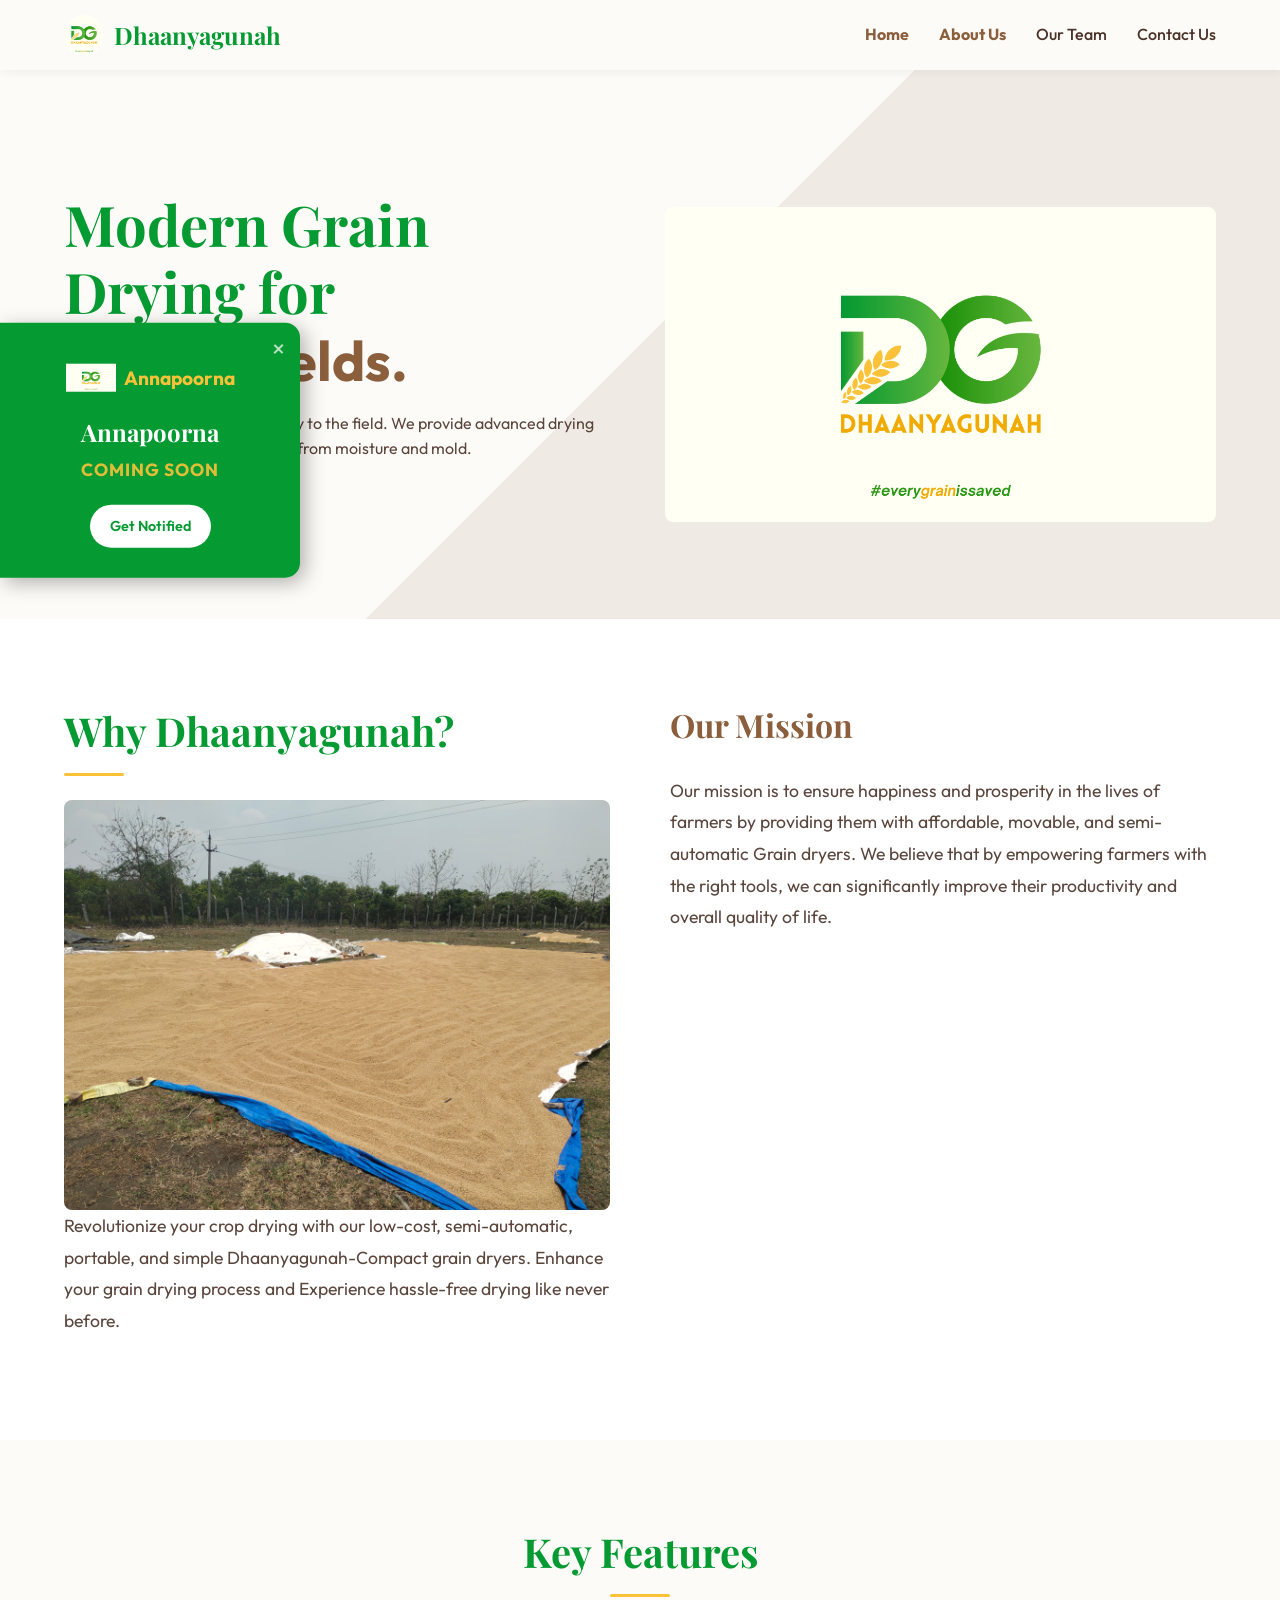
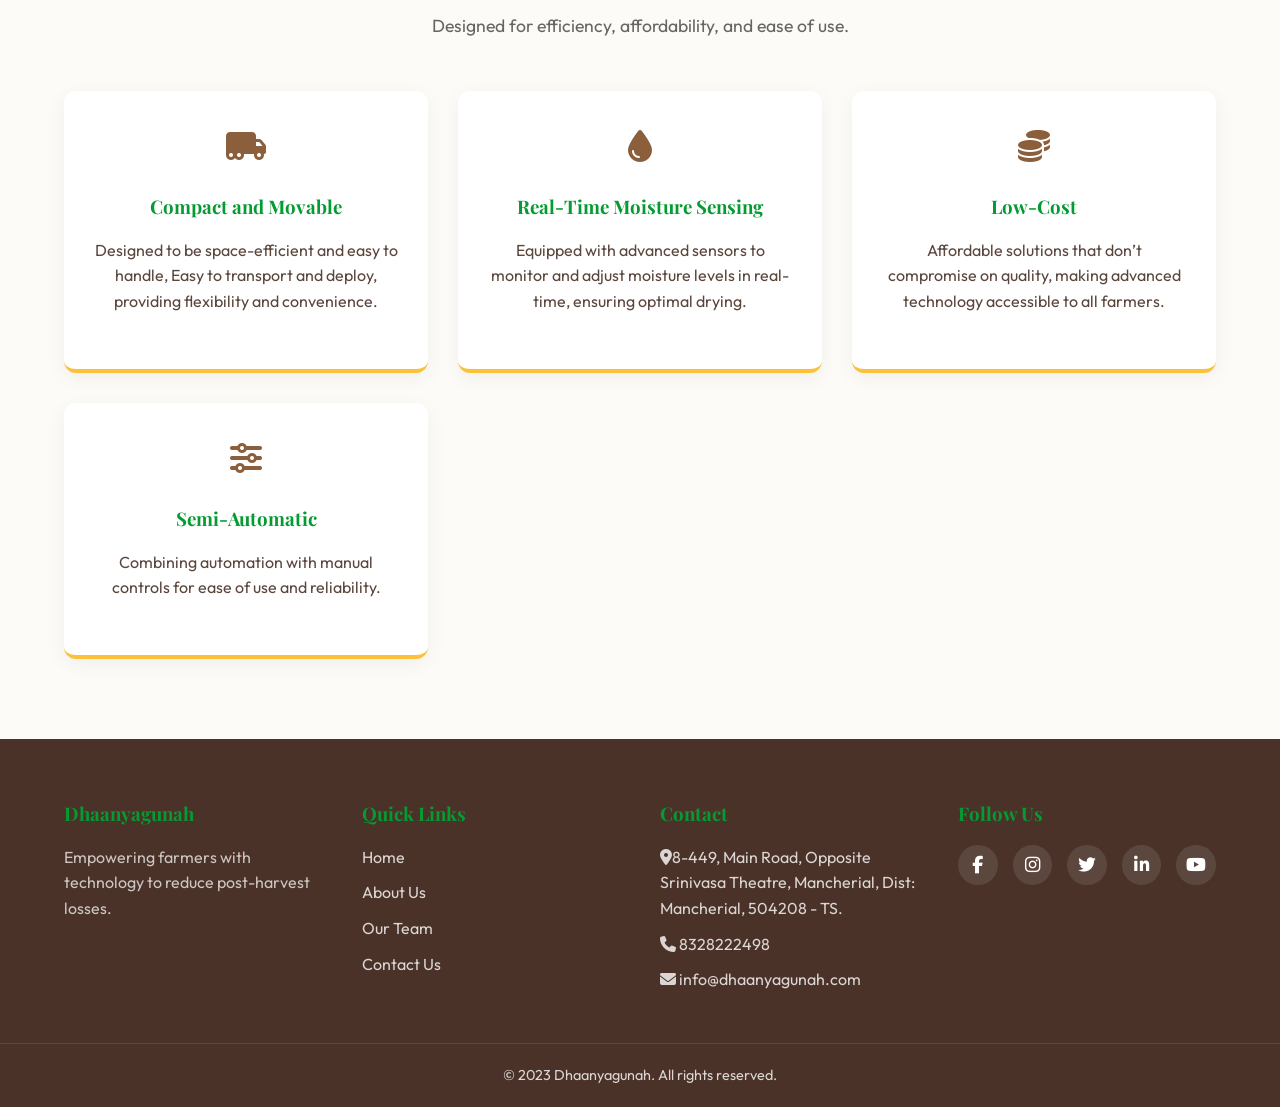
<file: index.html>
<!DOCTYPE html>
<html lang="en">
<head>
    <meta charset="UTF-8">
    <meta name="viewport" content="width=device-width, initial-scale=1.0">
    <title>Dhaanyagunah | Home</title>
    <!-- Google Fonts -->
    <link href="https://fonts.googleapis.com/css2?family=Outfit:wght@300;400;600&family=Playfair+Display:wght@600;700&display=swap" rel="stylesheet">
    <!-- Link to your CSS file -->
    <link rel="stylesheet" href="style.css">
    <!-- Icons -->
    <link rel="stylesheet" href="https://cdnjs.cloudflare.com/ajax/libs/font-awesome/6.4.0/css/all.min.css">
</head>
<body>

    <!-- NAV BAR -->
    <header>
        <div class="container nav-wrapper">
            <a href="index.html" class="logo">
                <!-- Replace src with your actual logo image later -->
                <img src="./logo-Dhaanyagunah.png" alt="Logo"> 
                Dhaanyagunah
            </a>
            <ul class="nav-links">
                <li><a href="index.html" style="color: var(--earth-brown); font-weight:700;">Home</a></li>
                <!-- Updated Link to point to the section ID -->
                <li><a href="./about.html" style="color: var(--earth-brown); font-weight:700;">About Us</a></li>
                <li><a href="./team.html">Our Team</a></li>
                <li><a href="contact.html">Contact Us</a></li>
            </ul>
        </div>
    </header>

    <!-- HERO SECTION -->
    <section class="hero">
        <div class="container grid-2">
            <div>
                <h1>Modern Grain Drying for <br><span>Better Yields.</span></h1>
                <p>Dhaanyagunah brings technology to the field. We provide advanced drying solutions to protect your harvest from moisture and mold.</p>
                <a href="#about" class="btn">Why It Matters</a>
            </div>
            <div>
                <img src="./logo-Dhaanyagunah.png" alt="Paddy Field">
            </div>
        </div>
    </section>

    <!-- ABOUT & MISSION SECTION (Added ID="about") -->
    <section id="about" class="about-mission">
        <div class="container">
            <div class="grid-2">
                <!-- Left: About/Why Section -->
                <div>
                    <h2>Why Dhaanyagunah?</h2>
                    <img src="./image1.jpg" alt="">
                    <p>Revolutionize your crop drying with our low-cost, semi-automatic, portable, and simple Dhaanyagunah-Compact grain dryers. Enhance your grain drying process and Experience hassle-free drying like never before.</p>
                </div>
                
                <!-- Right: Mission Section -->
                <div>
                    <h3>Our Mission</h3>
                    <p>Our mission is to ensure happiness and prosperity in the lives of farmers by providing them with affordable, movable, and semi-automatic Grain  dryers. We believe that by empowering farmers with the right tools, we can significantly improve their productivity and overall quality of life.</p>
                </div>
            </div>
        </div>
    </section>

    <!-- HIGHLIGHTS SECTION (Updated) -->
    <section>
        <div class="container">
            <div class="section-header">
                <h2>Key Features</h2>
                <p>Designed for efficiency, affordability, and ease of use.</p>
            </div>
            <!-- Using grid-3 class which handles responsiveness automatically -->
            <div class="grid-3">
                
                <!-- Feature 1 -->
                <div class="card text-center">
                    <div class="card-icon"><i class="fas fa-truck-moving"></i></div>
                    <h3>Compact and Movable</h3>
                    <p>Designed to be space-efficient and easy to handle, Easy to transport and deploy, providing flexibility and convenience.</p>
                </div>

                <!-- Feature 2 -->
                <div class="card text-center">
                    <div class="card-icon"><i class="fas fa-tint"></i></div>
                    <h3>Real-Time Moisture Sensing</h3>
                    <p>Equipped with advanced sensors to monitor and adjust moisture levels in real-time, ensuring optimal drying.</p>
                </div>

                <!-- Feature 3 -->
                <div class="card text-center">
                    <div class="card-icon"><i class="fas fa-coins"></i></div>
                    <h3>Low-Cost</h3>
                    <p>Affordable solutions that don’t compromise on quality, making advanced technology accessible to all farmers.</p>
                </div>

                <!-- Feature 4 -->
                <div class="card text-center">
                    <div class="card-icon"><i class="fas fa-sliders-h"></i></div>
                    <h3>Semi-Automatic</h3>
                    <p>Combining automation with manual controls for ease of use and reliability.</p>
                </div>

            </div>
        </div>
    </section>

    <!-- FOOTER -->
<footer>
    <div class="container footer-grid">
        <!-- Brand Column -->
        <div class="footer-col">
            <h3>Dhaanyagunah</h3>
            <p>Empowering farmers with technology to reduce post-harvest losses.</p>
        </div>

        <!-- Quick Links Column -->
        <div class="footer-col">
            <h3>Quick Links</h3>
            <ul class="footer-links">
                <li><a href="index.html">Home</a></li>
                <li><a href="./index.html">About Us</a></li>
                <li><a href="./team.html">Our Team</a></li>
                <li><a href="contact.html">Contact Us</a></li>
            </ul>
        </div>

        <!-- Contact Column -->
        <div class="footer-col">
            <h3>Contact</h3>
            <ul class="footer-links">
                <li><i class="fas fa-map-marker-alt"></i>8-449, Main Road, Opposite Srinivasa Theatre, Mancherial, Dist: Mancherial, 504208 - TS. </li>
                <li><i class="fas fa-phone"></i> 8328222498</li>
                <li><i class="fas fa-envelope"></i> info@dhaanyagunah.com</li>
            </ul>
        </div>

        <!-- NEW: Social Media Column -->
<div class="footer-col">
    <h3>Follow Us</h3>
    <div class="social-icons">
        <!-- Replace the URLs below with your actual social media links -->
        
        <a href="https://www.facebook.com/dhaanyagunah/" target="_blank" aria-label="Facebook">
            <i class="fab fa-facebook-f"></i>
        </a>
        
        <a href="https://www.instagram.com/dhaanyagunah/" target="_blank" aria-label="Instagram">
            <i class="fab fa-instagram"></i>
        </a>
        
        <a href="https://x.com/dhaanyagunah" target="_blank" aria-label="Twitter">
             <i class="fab fa-twitter"></i>
        </a>
        
        <a href="https://www.linkedin.com/company/dhaanyagunah" target="_blank" aria-label="LinkedIn">
            <i class="fab fa-linkedin-in"></i>
        </a>
        
        <a href="https://www.youtube.com/dhaanyagunah" target="_blank" aria-label="YouTube">
            <i class="fab fa-youtube"></i>
        </a>
        
    </div>
</div>

    </div>
    <div class="copyright">
        &copy; 2023 Dhaanyagunah. All rights reserved.
    </div>
</footer>


<!-- SLIDE-IN ADVERTISEMENT -->
<div id="promoDrawer" class="promo-drawer">
    <button class="drawer-close" onclick="closeDrawer()">&times;</button>
    
  <div class="logo-area">
    <!-- Make sure to change the src to your actual logo file (e.g., ./logo.png) -->
    <img src="./logo-Dhaanyagunah.png" alt="Annapoorna Logo" class="drawer-logo">
    Annapoorna
</div>
        <h3>Annapoorna</h3>
        
        <!-- This text will blink -->
        <p class="blink-text">Coming Soon</p>
        
        <a href="#" class="drawer-btn">Get Notified</a>
    </div>
</div>

<!-- JAVASCRIPT -->
<script>
    // Wait for page to load, then slide in after a short delay (1 second)
    window.addEventListener('load', function() {
        setTimeout(function() {
            document.getElementById('promoDrawer').classList.add('active');
        }, 1000);
    });

    function closeDrawer() {
        // Remove the 'active' class to slide it back out to the left
        document.getElementById('promoDrawer').classList.remove('active');
    }
</script>



</body>
</html>
</file>
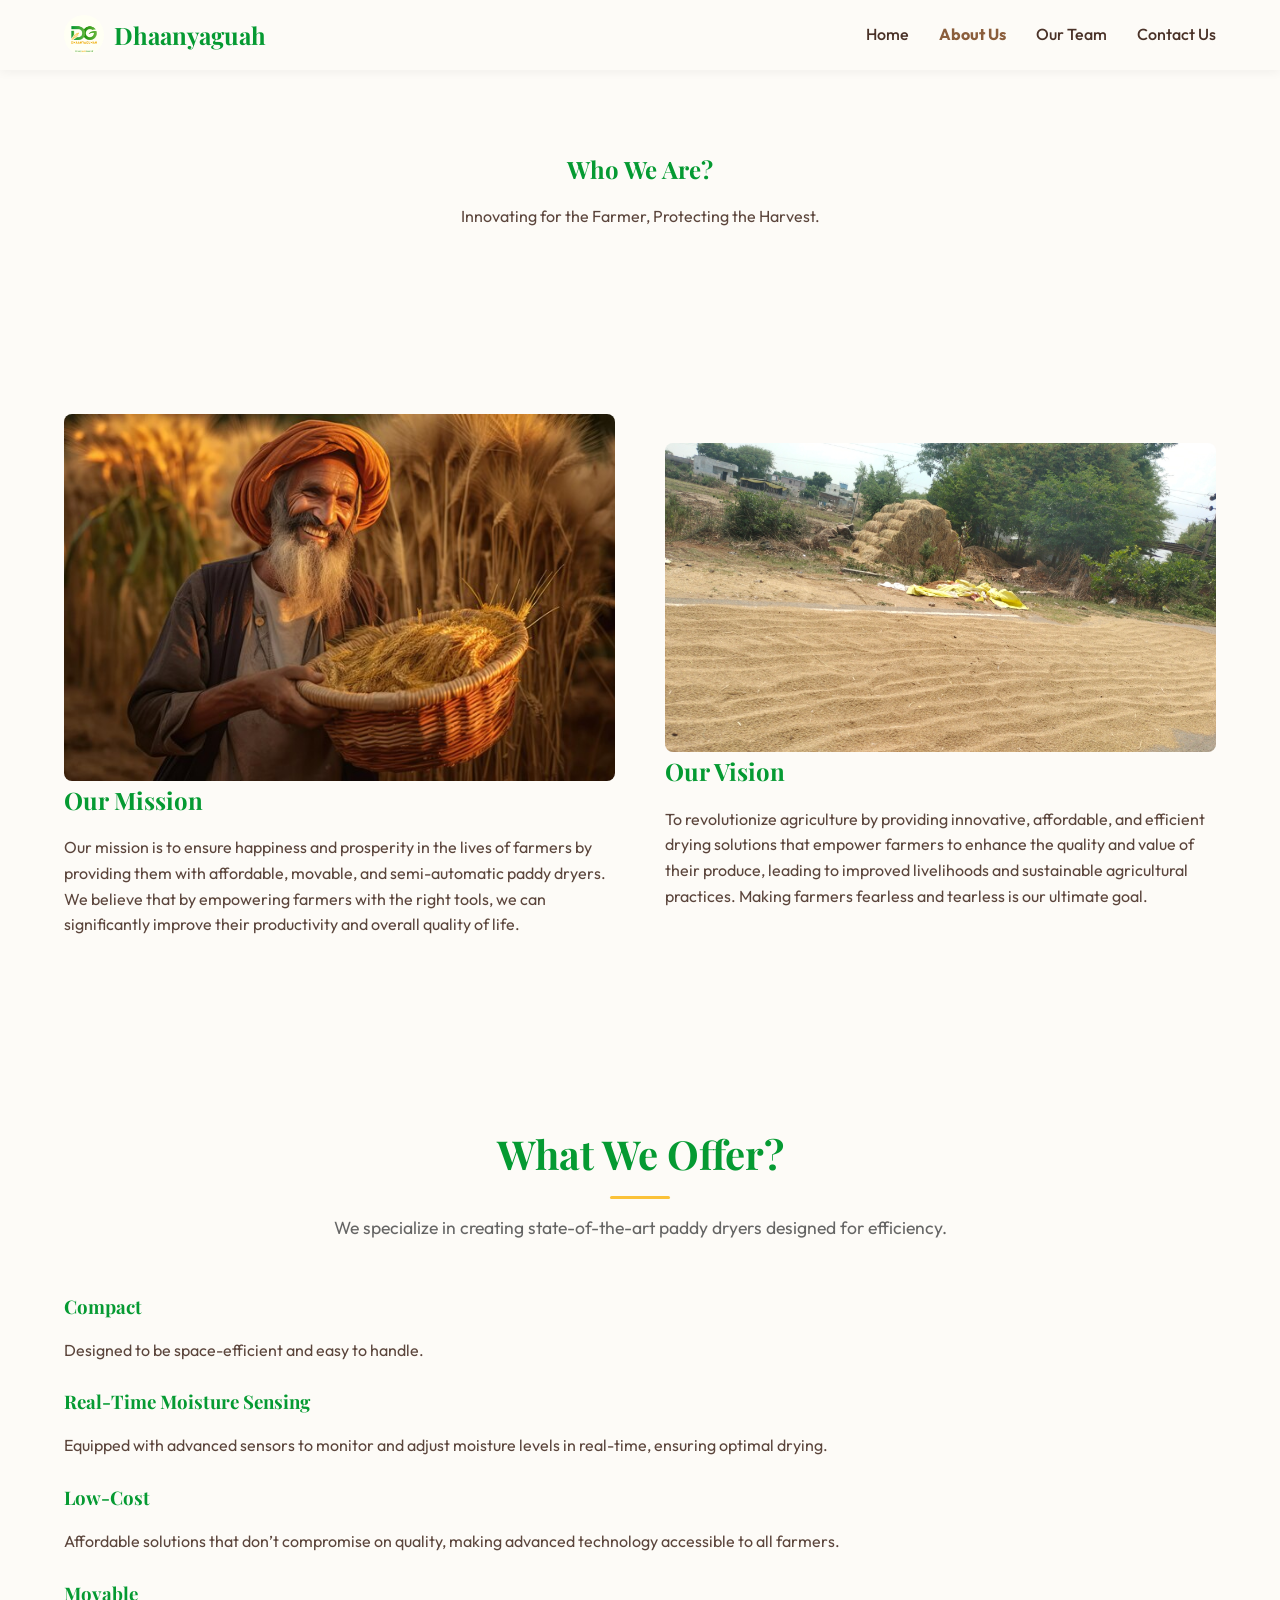
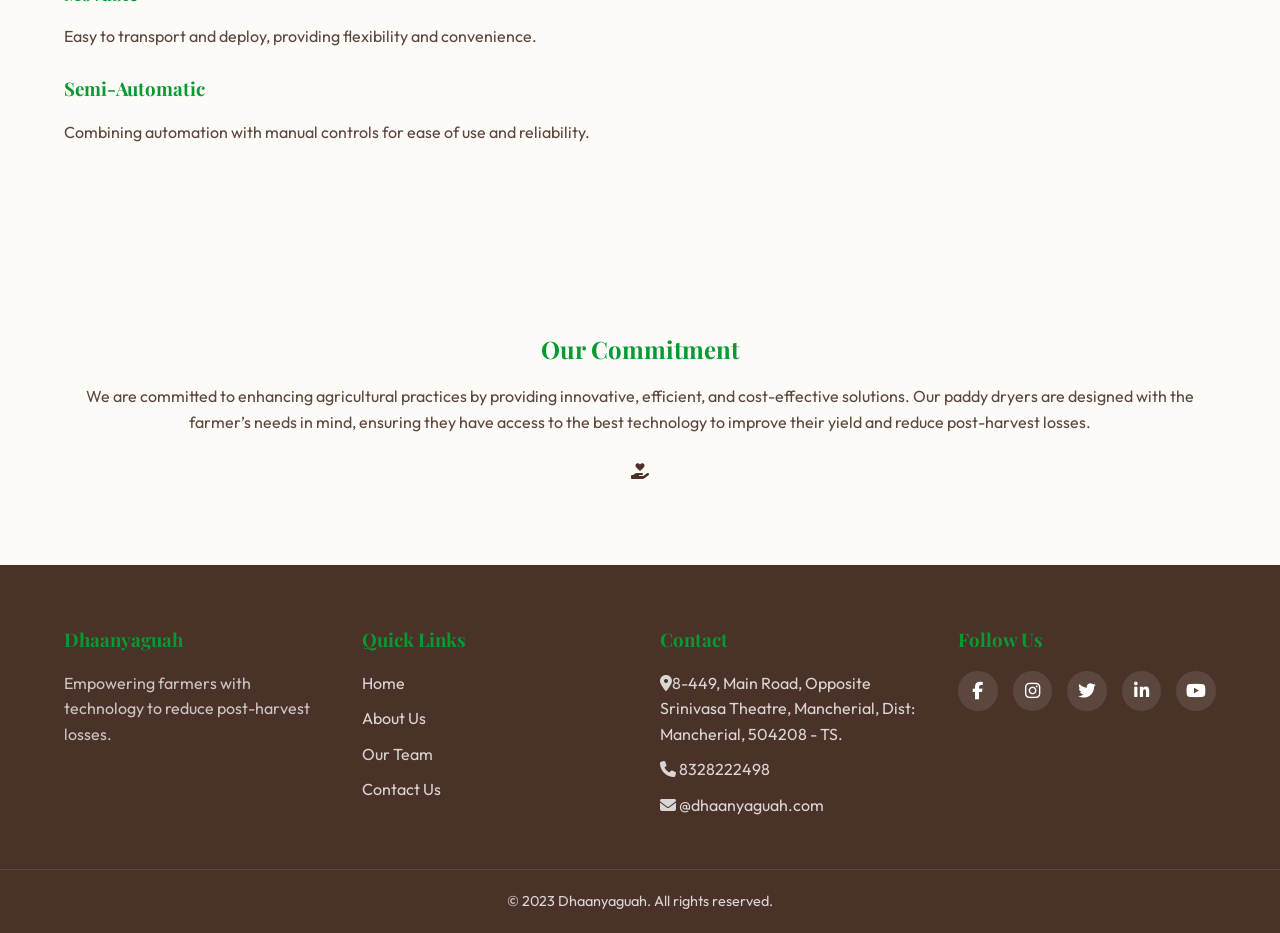
<file: about.html>
<!DOCTYPE html>
<html lang="en">
<head>
    <meta charset="UTF-8">
    <meta name="viewport" content="width=device-width, initial-scale=1.0">
    <title>Dhaanyaguah | About Us</title>
    <!-- Google Fonts -->
    <link href="https://fonts.googleapis.com/css2?family=Outfit:wght@300;400;600&family=Playfair+Display:wght@600;700&display=swap" rel="stylesheet">
    <!-- Icons -->
    <link rel="stylesheet" href="https://cdnjs.cloudflare.com/ajax/libs/font-awesome/6.4.0/css/all.min.css">
    <!-- CSS -->
    <link rel="stylesheet" href="style.css">
</head>
<body>

    <!-- NAV BAR (Same as index.html) -->
    <header>
        <div class="container nav-wrapper">
            <a href="index.html" class="logo">
                <img src="./logo-Dhaanyagunah.png" alt="Logo"> 
                Dhaanyaguah
            </a>
            <ul class="nav-links">
                <li><a href="index.html">Home</a></li>
                <li><a href="about.html" style="color: var(--earth-brown); font-weight:700;">About Us</a></li>
                <li><a href="team.html">Our Team</a></li>
                <li><a href="contact.html">Contact Us</a></li>
            </ul>
        </div>
    </header>

    <!-- HERO SECTION: Who We Are -->
    <section class="about-hero">
        <div class="container text-center">
            <h1>Who We Are?</h1>
            <p>Innovating for the Farmer, Protecting the Harvest.</p>
        </div>
    </section>

    <!-- MISSION & VISION SECTION (With Photos) -->
    <section class="mission-vision-section">
        <div class="container grid-2">
            
            <!-- Mission -->
            <div class="mv-card">
                <div class="mv-image">
                    <img src="./image.png" alt="Happy Farmers">
                </div>
                <div class="mv-content">
                    <h2>Our Mission</h2>
                    <p>Our mission is to ensure happiness and prosperity in the lives of farmers by providing them with affordable, movable, and semi-automatic paddy dryers. We believe that by empowering farmers with the right tools, we can significantly improve their productivity and overall quality of life.</p>
                </div>
            </div>

            <!-- Vision -->
            <div class="mv-card">
                <div class="mv-image">
                    <img src="./IMG_20250514_135108.jpg" alt="Future Agriculture">
                </div>
                <div class="mv-content">
                    <h2>Our Vision</h2>
                    <p>To revolutionize agriculture by providing innovative, affordable, and efficient drying solutions that empower farmers to enhance the quality and value of their produce, leading to improved livelihoods and sustainable agricultural practices. Making farmers fearless and tearless is our ultimate goal.</p>
                </div>
            </div>

        </div>
    </section>

    <!-- WHAT WE OFFER SECTION (With Photos) -->
    <section class="offers-section">
        <div class="container">
            <div class="section-header">
                <h2>What We Offer?</h2>
                <p>We specialize in creating state-of-the-art paddy dryers designed for efficiency.</p>
            </div>

            <div class="offers-grid">
                
                <!-- Offer 1: Compact -->
                <div class="offer-card">
                    <div class="offer-img">
                        <!-- <img src="https://picsum.photos/seed/compact/400/300" alt="Compact Dryer"> -->
                    </div>
                    <div class="offer-text">
                        <h3>Compact</h3>
                        <p>Designed to be space-efficient and easy to handle.</p>
                    </div>
                </div>

                <!-- Offer 2: Moisture Sensing -->
                <div class="offer-card">
                    <div class="offer-img">
                        <!-- <img src="https://picsum.photos/seed/sensor/400/300" alt="Moisture Sensors"> -->
                    </div>
                    <div class="offer-text">
                        <h3>Real-Time Moisture Sensing</h3>
                        <p>Equipped with advanced sensors to monitor and adjust moisture levels in real-time, ensuring optimal drying.</p>
                    </div>
                </div>

                <!-- Offer 3: Low-Cost -->
                <div class="offer-card">
                    <div class="offer-img">
                        <!-- <img src="https://picsum.photos/seed/money/400/300" alt="Affordable"> -->
                    </div>
                    <div class="offer-text">
                        <h3>Low-Cost</h3>
                        <p>Affordable solutions that don’t compromise on quality, making advanced technology accessible to all farmers.</p>
                    </div>
                </div>

                <!-- Offer 4: Movable -->
                <div class="offer-card">
                    <div class="offer-img">
                        <!-- <img src="https://picsum.photos/seed/transport/400/300" alt="Movable Dryer"> -->
                    </div>
                    <div class="offer-text">
                        <h3>Movable</h3>
                        <p>Easy to transport and deploy, providing flexibility and convenience.</p>
                    </div>
                </div>

                <!-- Offer 5: Semi-Automatic -->
                <div class="offer-card">
                    <div class="offer-img">
                        <!-- <img src="https://picsum.photos/seed/auto/400/300" alt="Semi-Automatic"> -->
                    </div>
                    <div class="offer-text">
                        <h3>Semi-Automatic</h3>
                        <p>Combining automation with manual controls for ease of use and reliability.</p>
                    </div>
                </div>

            </div>
        </div>
    </section>

    <!-- OUR COMMITMENT SECTION -->
    <section class="commitment-section">
        <div class="container text-center">
            <div class="commitment-box">
                <h2>Our Commitment</h2>
                <p>We are committed to enhancing agricultural practices by providing innovative, efficient, and cost-effective solutions. Our paddy dryers are designed with the farmer’s needs in mind, ensuring they have access to the best technology to improve their yield and reduce post-harvest losses.</p>
                <div class="commitment-icon">
                    <i class="fas fa-hand-holding-heart"></i>
                </div>
            </div>
        </div>
    </section>

    <!-- FOOTER (Same as other pages) -->
    <footer>
        <div class="container footer-grid">
            <div class="footer-col">
                <h3>Dhaanyaguah</h3>
                <p>Empowering farmers with technology to reduce post-harvest losses.</p>
            </div>
            <div class="footer-col">
                <h3>Quick Links</h3>
                <ul class="footer-links">
                    <li><a href="index.html">Home</a></li>
                    <li><a href="about.html">About Us</a></li>
                    <li><a href="team.html">Our Team</a></li>
                    <li><a href="contact.html">Contact Us</a></li>
                </ul>
            </div>
            <div class="footer-col">
                <h3>Contact</h3>
                <ul class="footer-links">
                    <li><i class="fas fa-map-marker-alt"></i>8-449, Main Road, Opposite Srinivasa Theatre, Mancherial, Dist: Mancherial, 504208 - TS. </li>
                    <li><i class="fas fa-phone"></i> 8328222498</li>
                    <li><i class="fas fa-envelope"></i> @dhaanyaguah.com</li>
                </ul>
            </div>
            <!-- Social Media Column -->
            <div class="footer-col">
                <h3>Follow Us</h3>
                <div class="social-icons">
                    <a href="https://www.facebook.com/dhaanyagunah/" target="_blank"><i class="fab fa-facebook-f"></i></a>
                    <a href="https://www.instagram.com/dhaanyagunah/" target="_blank"><i class="fab fa-instagram"></i></a>
                    <a href="https://x.com/dhaanyagunah" target="_blank"><i class="fab fa-twitter"></i></a>
                    <a href="https://www.linkedin.com/company/dhaanyagunah" target="_blank"><i class="fab fa-linkedin-in"></i></a>
                    <a href="https://www.youtube.com/dhaanyagunah" target="_blank"><i class="fab fa-youtube"></i></a>
                </div>
            </div>
        </div>
        <div class="copyright">
            &copy; 2023 Dhaanyaguah. All rights reserved.
        </div>
    </footer>

</body>
</html>
</file>
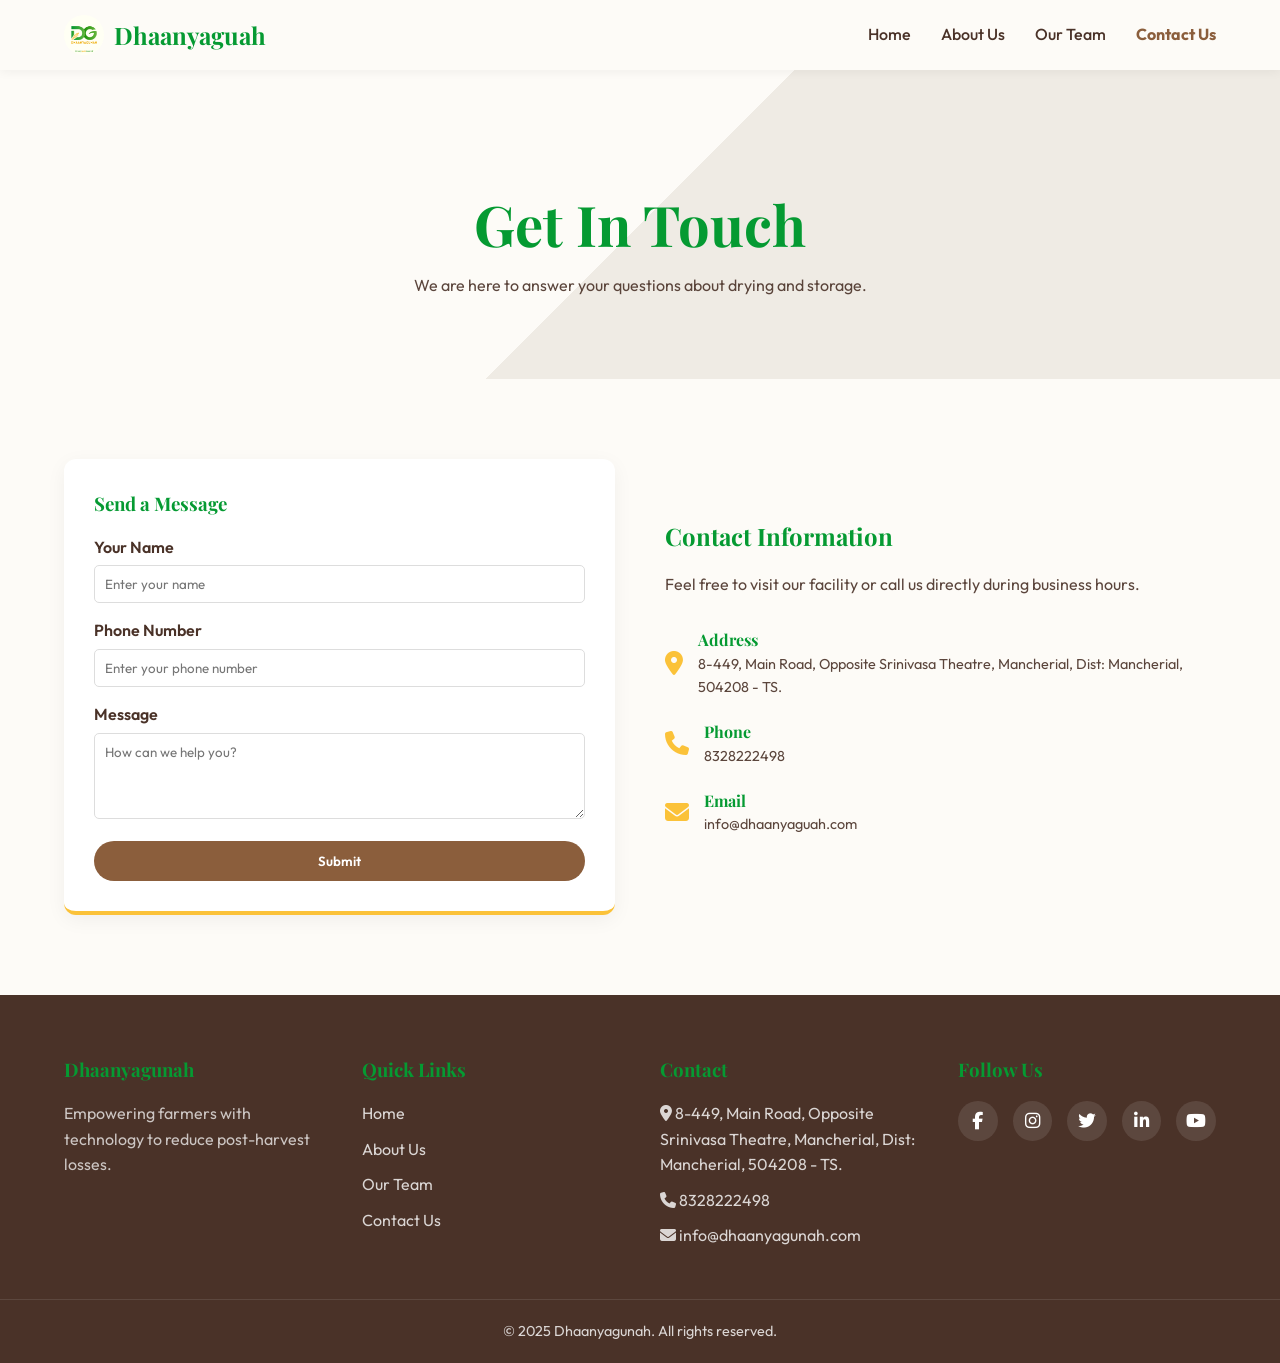
<file: contact.html>
<!DOCTYPE html>
<html lang="en">
<head>
    <meta charset="UTF-8">
    <meta name="viewport" content="width=device-width, initial-scale=1.0">
    <title>Dhaanyagunah | Contact Us</title>
    <link href="https://fonts.googleapis.com/css2?family=Outfit:wght@300;400;600&family=Playfair+Display:wght@600;700&display=swap" rel="stylesheet">
    <link rel="stylesheet" href="style.css">
    <link rel="stylesheet" href="https://cdnjs.cloudflare.com/ajax/libs/font-awesome/6.4.0/css/all.min.css">
    
    <!-- Styles for Success/Error Messages -->
    <style>
        .form-message {
            padding: 12px 16px;
            border-radius: 8px;
            margin-bottom: 15px;
            font-size: 0.95rem;
            display: none;
            align-items: center;
            gap: 10px;
        }
        .form-message.success {
            display: flex;
            background: #d4edda;
            color: #155724;
            border: 1px solid #c3e6cb;
        }
        .form-message.error {
            display: flex;
            background: #f8d7da;
            color: #721c24;
            border: 1px solid #f5c6cb;
        }
        .form-message.submitting {
            display: flex;
            background: #fff3cd;
            color: #856404;
            border: 1px solid #ffeeba;
        }
        .btn:disabled {
            opacity: 0.6;
            cursor: not-allowed;
        }
    </style>
</head>
<body>

    <!-- NAV BAR -->
    <header>
        <div class="container nav-wrapper">
            <a href="index.html" class="logo">
                <img src="./logo-Dhaanyagunah.png" alt="Logo"> 
                Dhaanyaguah
            </a>
            <ul class="nav-links">
                <li><a href="index.html">Home</a></li>
                <li><a href="about.html">About Us</a></li>
                <li><a href="./team.html">Our Team</a></li>
                <li><a href="contact.html" style="color: var(--earth-brown); font-weight:700;">Contact Us</a></li>
            </ul>
        </div>
    </header>

    <!-- HERO SECTION -->
    <section class="hero text-center">
        <div class="container">
            <h1>Get In Touch</h1>
            <p style="max-width: 600px; margin: 0 auto;">We are here to answer your questions about drying and storage.</p>
        </div>
    </section>

    <!-- CONTACT FORM & INFO -->
    <section>
        <div class="container grid-2">
            <!-- Contact Form -->
            <div class="card">
                <h3>Send a Message</h3>
                
                <!-- Message Display Area -->
                <div id="formMessage" class="form-message">
                    <i id="formMsgIcon"></i>
                    <span id="formMsgText"></span>
                </div>

                <form id="contactForm">
                    <div style="margin-bottom: 15px;">
                        <label style="display:block; margin-bottom:5px; font-weight:600;">Your Name</label>
                        <input type="text" id="userName" placeholder="Enter your name" required style="width:100%; padding:10px; border:1px solid #ddd; border-radius:5px; box-sizing:border-box;">
                    </div>
                    <div style="margin-bottom: 15px;">
                        <label style="display:block; margin-bottom:5px; font-weight:600;">Phone Number</label>
                        <input type="tel" id="userPhone" placeholder="Enter your phone number" required style="width:100%; padding:10px; border:1px solid #ddd; border-radius:5px; box-sizing:border-box;">
                    </div>
                    <div style="margin-bottom: 15px;">
                        <label style="display:block; margin-bottom:5px; font-weight:600;">Message</label>
                        <textarea id="userMessage" rows="4" placeholder="How can we help you?" required style="width:100%; padding:10px; border:1px solid #ddd; border-radius:5px; box-sizing:border-box;"></textarea>
                    </div>
                    <button type="submit" id="submitBtn" class="btn" style="width:100%; border:none; cursor:pointer;">Submit</button>
                </form>
            </div>

            <!-- Contact Details -->
            <div>
                <h2>Contact Information</h2>
                <p>Feel free to visit our facility or call us directly during business hours.</p>
                
                <div style="margin-top: 30px;">
                    <div style="margin-bottom: 20px; display:flex; align-items:center; gap:15px;">
                        <i class="fas fa-map-marker-alt" style="color: var(--harvest-yellow); font-size: 1.5rem;"></i>
                        <div>
                            <h4 style="margin:0;">Address</h4>
                            <p style="margin:0; font-size:0.9rem;">8-449, Main Road, Opposite Srinivasa Theatre, Mancherial, Dist: Mancherial, 504208 - TS.</p>
                        </div>
                    </div>
                    
                    <div style="margin-bottom: 20px; display:flex; align-items:center; gap:15px;">
                        <i class="fas fa-phone" style="color: var(--harvest-yellow); font-size: 1.5rem;"></i>
                        <div>
                            <h4 style="margin:0;">Phone</h4>
                            <p style="margin:0; font-size:0.9rem;">8328222498</p>
                        </div>
                    </div>

                    <div style="margin-bottom: 20px; display:flex; align-items:center; gap:15px;">
                        <i class="fas fa-envelope" style="color: var(--harvest-yellow); font-size: 1.5rem;"></i>
                        <div>
                            <h4 style="margin:0;">Email</h4>
                            <p style="margin:0; font-size:0.9rem;">info@dhaanyaguah.com</p>
                        </div>
                    </div>
                </div>

                <!-- Map Placeholder -->
                <!-- <div style="width:100%; height: 200px; background: #ddd; border-radius: 8px; display:flex; justify-content:center; align-items:center; margin-top:20px;">
                    <span style="color: #666;"><i class="fas fa-map"></i> Google Map Placeholder</span>
                </div> -->
            </div>
        </div>
    </section>

    <!-- FOOTER -->
    <footer>
        <div class="container footer-grid">
            <div class="footer-col">
                <h3>Dhaanyagunah</h3>
                <p>Empowering farmers with technology to reduce post-harvest losses.</p>
            </div>
            <div class="footer-col">
                <h3>Quick Links</h3>
                <ul class="footer-links">
                    <li><a href="index.html">Home</a></li>
                    <li><a href="about.html">About Us</a></li>
                    <li><a href="./team.html">Our Team</a></li>
                    <li><a href="contact.html">Contact Us</a></li>
                </ul>
            </div>
            <div class="footer-col">
                <h3>Contact</h3>
                <ul class="footer-links">
                    <li><i class="fas fa-map-marker-alt"></i> 8-449, Main Road, Opposite Srinivasa Theatre, Mancherial, Dist: Mancherial, 504208 - TS.</li>
                    <li><i class="fas fa-phone"></i> 8328222498</li>
                    <li><i class="fas fa-envelope"></i> info@dhaanyagunah.com</li>
                </ul>
            </div>
            <div class="footer-col">
                <h3>Follow Us</h3>
                <div class="social-icons">
                    <a href="https://www.facebook.com/dhaanyagunah/" target="_blank" aria-label="Facebook"><i class="fab fa-facebook-f"></i></a>
                    <a href="https://www.instagram.com/dhaanyagunah/" target="_blank" aria-label="Instagram"><i class="fab fa-instagram"></i></a>
                    <a href="https://x.com/dhaanyagunah" target="_blank" aria-label="Twitter"><i class="fab fa-twitter"></i></a>
                    <a href="https://www.linkedin.com/company/dhaanyagunah" target="_blank" aria-label="LinkedIn"><i class="fab fa-linkedin-in"></i></a>
                    <a href="https://www.youtube.com/dhaanyagunah" target="_blank" aria-label="YouTube"><i class="fab fa-youtube"></i></a>
                </div>
            </div>
        </div>
        <div class="copyright">
            &copy; 2025 Dhaanyagunah. All rights reserved.
        </div>
    </footer>

    <!-- ========================================== -->
    <!-- JAVASCRIPT FOR GOOGLE SHEET CONNECTION     -->
    <!-- ========================================== -->
    <script>
        // ⬇️⬇️⬇️ LINE 172: PASTE YOUR GOOGLE SCRIPT URL BELOW ⬇️⬇️⬇️
        const GOOGLE_SCRIPT_URL = "https://script.google.com/macros/s/AKfycbxu9xDVDag2vA6hvnT416kROcMZkposam8tIueWaRORcp1BTSDXoVlWTGWuyMFGUJ5z/exec";
        // ⬆️⬆️⬆️ REPLACE ONLY THE TEXT INSIDE THE QUOTES ⬆️⬆️⬆️

        const form = document.getElementById("contactForm");
        const submitBtn = document.getElementById("submitBtn");
        const msgBox = document.getElementById("formMessage");
        const msgIcon = document.getElementById("formMsgIcon");
        const msgText = document.getElementById("formMsgText");

        function showMessage(type, text) {
            msgBox.className = "form-message " + type;
            if (type === "success") {
                msgIcon.className = "fas fa-check-circle";
            } else if (type === "error") {
                msgIcon.className = "fas fa-exclamation-circle";
            } else {
                msgIcon.className = "fas fa-spinner fa-spin";
            }
            msgText.textContent = text;
        }

        form.addEventListener("submit", function(e) {
            e.preventDefault();

            const name = document.getElementById("userName").value.trim();
            const phone = document.getElementById("userPhone").value.trim();
            const message = document.getElementById("userMessage").value.trim();

            if (!name || !phone || !message) {
                showMessage("error", "Please fill in all fields.");
                return;
            }

            showMessage("submitting", "Sending your message...");
            submitBtn.disabled = true;
            submitBtn.textContent = "Sending...";

            fetch(GOOGLE_SCRIPT_URL, {
                method: "POST",
                mode: "no-cors",
                headers: { "Content-Type": "application/json" },
                body: JSON.stringify({ name: name, phone: phone, message: message })
            })
            .then(function() {
                showMessage("success", "Thank you! Your message has been saved. We will contact you soon.");
                form.reset();
            })
            .catch(function() {
                showMessage("error", "Something went wrong. Please try again or call us at 8328222498.");
            })
            .finally(function() {
                submitBtn.disabled = false;
                submitBtn.textContent = "Submit";
            });
        });
    </script>

</body>
</html>
</file>
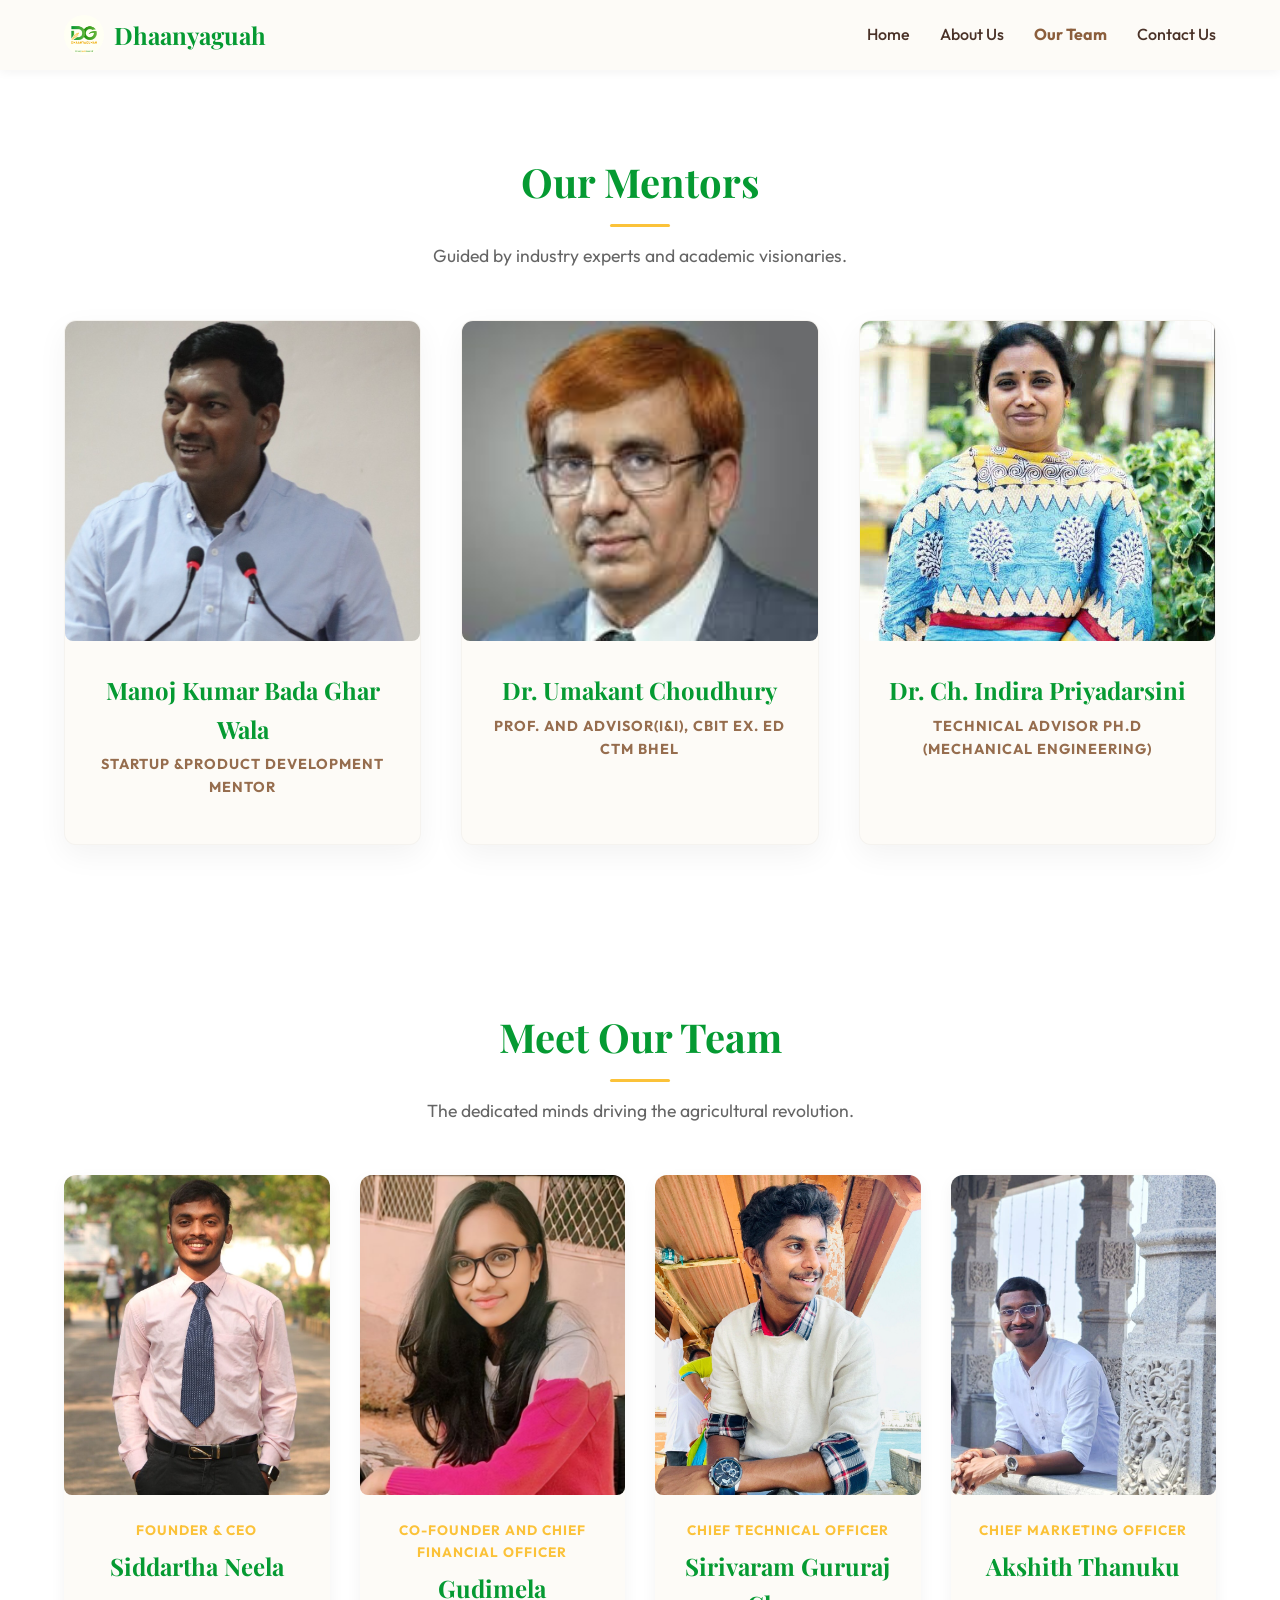
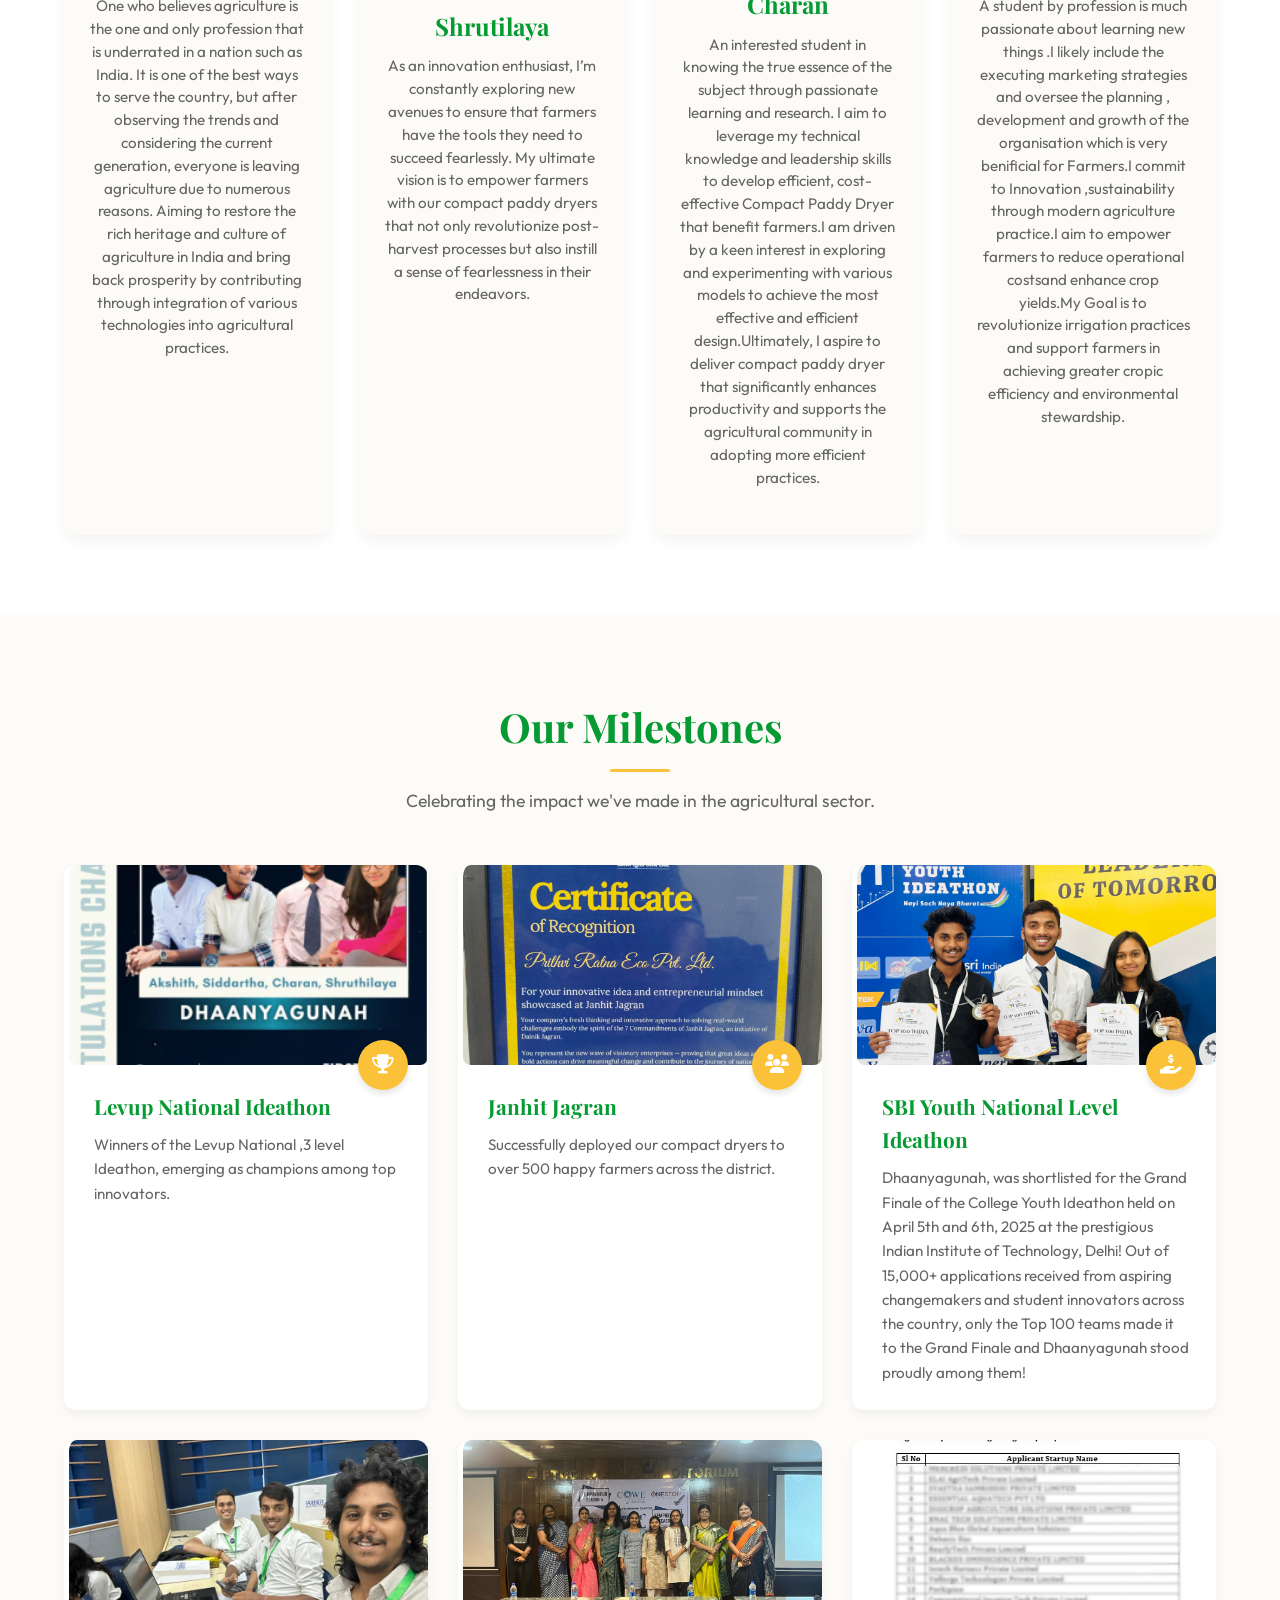
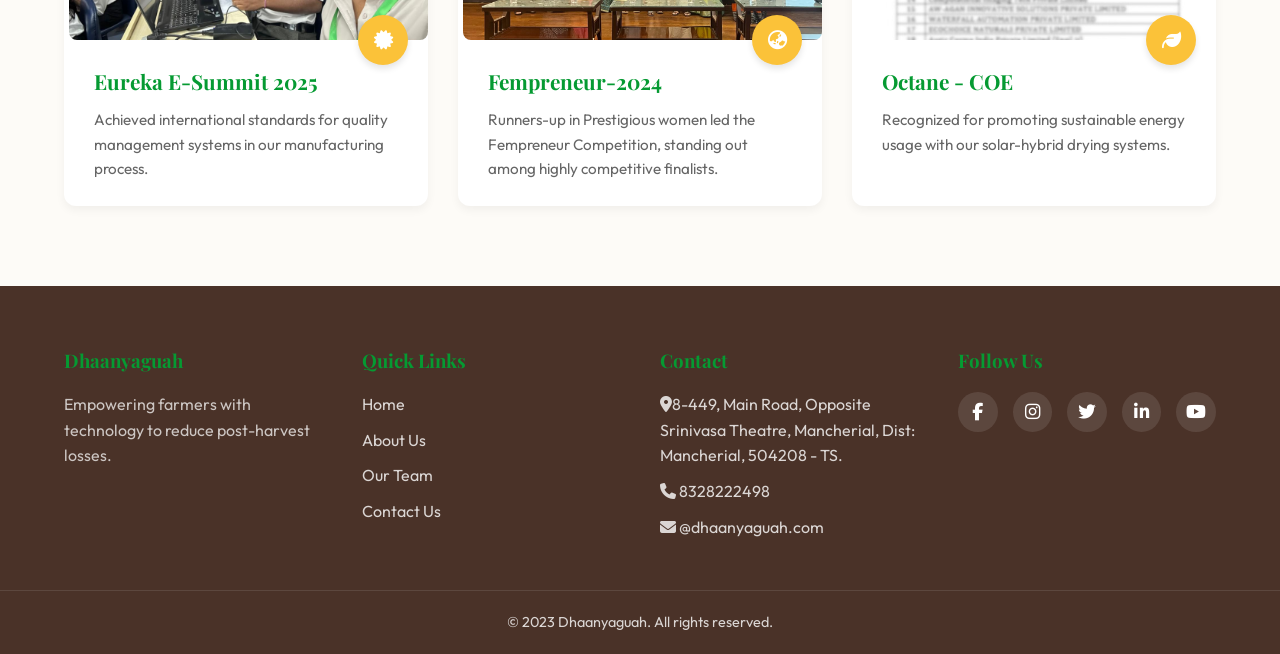
<file: team.html>
<!DOCTYPE html>
<html lang="en">
<head>
    <meta charset="UTF-8">
    <meta name="viewport" content="width=device-width, initial-scale=1.0">
    <title>Dhaanyaguah | Our Team</title>
    <!-- Google Fonts -->
    <link href="https://fonts.googleapis.com/css2?family=Outfit:wght@300;400;600&family=Playfair+Display:wght@600;700&display=swap" rel="stylesheet">
    <!-- Icons -->
    <link rel="stylesheet" href="https://cdnjs.cloudflare.com/ajax/libs/font-awesome/6.4.0/css/all.min.css">
    <!-- CSS -->
    <link rel="stylesheet" href="style.css">
</head>
<body>

    <!-- NAV BAR (Same as index.html) -->
    <header>
        <div class="container nav-wrapper">
            <a href="index.html" class="logo">
                <img src="./logo-Dhaanyagunah.png" alt="Logo"> 
                Dhaanyaguah
            </a>
            <ul class="nav-links">
                <li><a href="index.html">Home</a></li>
                <!-- Linking back to the About section on Home page -->
                <li><a href="index.html#about">About Us</a></li>
                <!-- Active state styling applied to Our Team -->
                <li><a href="team.html" style="color: var(--earth-brown); font-weight:700;">Our Team</a></li>
                <li><a href="contact.html">Contact Us</a></li>
            </ul>
        </div>
    </header>

    <main>

        <!-- Mentors section -->
                 <section class="mentors-section">
        <div class="container">
            <div class="section-header">
                <h2>Our Mentors</h2>
                <p>Guided by industry experts and academic visionaries.</p>
            </div>

            <div class="mentors-grid">
                <!-- Mentor 1 -->
                <div class="mentor-card">
                    <div class="mentor-img-wrapper">
                        <img src="./Advisor1.png" alt="Mentor Name">
                    </div>
                    <div class="mentor-info">
                        <h3>Manoj Kumar Bada Ghar Wala</h3>
                        <p class="designation">Startup &Product Development Mentor</p>
                        
                    </div>
                </div>

                <!-- Mentor 2 -->
                <div class="mentor-card">
                    <div class="mentor-img-wrapper">
                        <img src="./Advisor2.png" alt="Mentor Name">
                    </div>
                    <div class="mentor-info">
                        <h3>Dr. Umakant Choudhury</h3>
                        <p class="designation"> Prof. and Advisor(I&I), CBIT
                 Ex. ED CTM BHEL</p>
                    
                    </div>
                </div>

                <!-- Mentor 3 -->
                <div class="mentor-card">
                    <div class="mentor-img-wrapper">
                        <img src="./Advisor3.png" alt="Mentor Name">
                    </div>
                    <div class="mentor-info">
                        <h3>Dr. Ch. Indira Priyadarsini</h3>
                        <p class="designation">Technical Advisor
                            Ph.D (Mechanical Engineering)</p>
                        
                    </div>
                </div>
            </div>
        </div>
    </section>
        <!-- TEAM SECTION -->
        <section id="team" class="team-section">
            <div class="container">
                <div class="section-header">
                    <h2>Meet Our Team</h2>
                    <p>The dedicated minds driving the agricultural revolution.</p>
                </div>

                <div class="team-grid">
                    <!-- Member 1 -->
                    <div class="team-card">
                        <div class="img-wrapper">
                            <img src="./siddartha.jpg" alt="Team Member">
                        </div>
                        <div class="team-info">
                            <span class="role">Founder & CEO</span>
                            <h3>Siddartha Neela</h3>
                            <p>One who believes agriculture is the one and only profession that is underrated in a nation such as India. It is one of the best ways to serve the country, but after observing the trends and considering the current generation, everyone is leaving agriculture due to numerous reasons. Aiming to restore the rich heritage and culture of agriculture in India and bring back prosperity by contributing through integration of various technologies into agricultural practices.</p>
                            <div class="social-links">
                                <!-- <a href="#"><i class="fab fa-linkedin-in"></i></a>
                                <a href="#"><i class="fab fa-twitter"></i></a> -->
                            </div>
                        </div>
                    </div>

                    <!-- Member 2 -->
                    <div class="team-card">
                        <div class="img-wrapper">
                            <img src="./shruthi.jpg" alt="Team Member">
                        </div>
                        <div class="team-info">
                            <span class="role">Co-Founder and Chief Financial Officer</span>
                            <h3>Gudimela Shrutilaya</h3>
                            <p>As an innovation enthusiast, I’m constantly exploring new avenues to ensure that farmers have the tools they need to succeed fearlessly. My ultimate vision is to empower farmers with our compact paddy dryers that not only revolutionize post-harvest processes but also instill a sense of fearlessness in their endeavors.</p>
                            <div class="social-links">
                                <!-- <a href="#"><i class="fab fa-linkedin-in"></i></a>
                                <a href="#"><i class="fab fa-twitter"></i></a> -->
                            </div>
                        </div>
                    </div>

                    <!-- Member 3 -->
                    <div class="team-card">
                        <div class="img-wrapper">
                            <img src="./charan.jpg" alt="Team Member">
                        </div>
                        <div class="team-info">
                            <span class="role">Chief Technical Officer</span>
                            <h3>Sirivaram Gururaj Charan</h3>
                            <p>An interested student in knowing the true essence of the subject through passionate learning and research. I aim to leverage my technical knowledge and leadership skills to develop efficient, cost-effective Compact Paddy Dryer that benefit farmers.I am driven by a keen interest in exploring and experimenting with various models to achieve the most effective and efficient design.Ultimately, I aspire to deliver compact paddy dryer that significantly enhances productivity and supports the agricultural community in adopting more efficient practices.</p>
                            <div class="social-links">
                                <!-- <a href="#"><i class="fab fa-linkedin-in"></i></a>
                                <a href="#"><i class="fab fa-twitter"></i></a> -->
                            </div>
                        </div>
                    </div>

                    <!-- Member 4 -->
                    <div class="team-card">
                        <div class="img-wrapper">
                            <img src="./Akshith.jpg" alt="Team Member">
                        </div>
                        <div class="team-info">
                            <span class="role">Chief Marketing Officer</span>
                            <h3>Akshith Thanuku</h3>
                            <p> 
A student by profession is much passionate about learning new things .I likely include the executing marketing strategies and oversee the planning , development and growth of the organisation which is very benificial for Farmers.I commit to Innovation ,sustainability through modern agriculture practice.I aim to empower farmers to reduce operational costsand enhance crop yields.My Goal is to revolutionize irrigation practices and support farmers in achieving greater cropic efficiency and environmental stewardship.</p>
                            <div class="social-links">
                                <!-- <a href="#"><i class="fab fa-linkedin-in"></i></a>
                                <a href="#"><i class="fab fa-twitter"></i></a> -->
                            </div>
                        </div>
                    </div>
                </div>
            </div>
        </section>

        <!-- ACHIEVEMENTS SECTION -->
        <section class="achievements-section">
            <div class="container">
                <div class="section-header">
                    <h2>Our Milestones</h2>
                    <p>Celebrating the impact we've made in the agricultural sector.</p>
                </div>

                <div class="achievements-grid">
                    
                    <!-- Achievement 1 -->
                    <div class="achievement-card">
                        <div class="achieve-img">
                            <img src="./Levup.png" alt="Achievement">
                        </div>
                        <div class="achieve-content">
                            <div class="achieve-icon"><i class="fas fa-trophy"></i></div>
                            <h3>Levup National Ideathon
</h3>
                            <p>Winners of the Levup National ,3 level Ideathon, emerging as champions among top innovators.</p>
                        </div>
                    </div>

                    <!-- Achievement 2 -->
                    <div class="achievement-card">
                        <div class="achieve-img">
                            <img src="./Janhit jagran .jpg" alt="Achievement">
                        </div>
                        <div class="achieve-content">
                            <div class="achieve-icon"><i class="fas fa-users"></i></div>
                            <h3>Janhit Jagran</h3>
                            <p>Successfully deployed our compact dryers to over 500 happy farmers across the district.</p>
                            
                        </div>
                    </div>

                    <!-- Achievement 3 -->
                    <div class="achievement-card">
                        <div class="achieve-img">
                            <img src="./SBI Youth.jpg" alt="Achievement">
                        </div>
                        <div class="achieve-content">
                            <div class="achieve-icon"><i class="fas fa-hand-holding-dollar"></i></div>
                            <h3>SBI Youth National Level Ideathon</h3>
                            <p>Dhaanyagunah, was shortlisted for the Grand Finale of the College Youth Ideathon held on April 5th and 6th, 2025 at the prestigious Indian Institute of Technology, Delhi!

Out of 15,000+ applications received from aspiring changemakers and student innovators across the country, only the Top 100 teams made it to the Grand Finale and Dhaanyagunah stood proudly among them!</p>
                        </div>
                    </div>

                    <!-- Achievement 4 -->
                    <div class="achievement-card">
                        <div class="achieve-img">
                            <img src="./Eureka E-Summit.png" alt="Achievement">
                        </div>
                        <div class="achieve-content">
                            <div class="achieve-icon"><i class="fas fa-certificate"></i></div>
                            <h3>Eureka E-Summit 2025</h3>
                            <p>Achieved international standards for quality management systems in our manufacturing process.</p>
                        </div>
                    </div>

                    <!-- Achievement 5 -->
                    <div class="achievement-card">
                        <div class="achieve-img">
                            <img src="./Fempreneur.png" alt="Achievement">
                        </div>
                        <div class="achieve-content">
                            <div class="achieve-icon"><i class="fas fa-globe-asia"></i></div>
                            <h3>Fempreneur-2024</h3>
                            <p>Runners-up in Prestigious women led the Fempreneur Competition, standing out among highly competitive finalists.</p>
                        </div>
                    </div>

                    <!-- Achievement 6 -->
                    <div class="achievement-card">
                        <div class="achieve-img">
                            <img src="./Octane - COE.png" alt="Achievement">
                        </div>
                        <div class="achieve-content">
                            <div class="achieve-icon"><i class="fas fa-leaf"></i></div>
                            <h3>Octane - COE</h3>
                            <p>Recognized for promoting sustainable energy usage with our solar-hybrid drying systems.</p>
                        </div>
                    </div>

                </div>
            </div>
        </section>
    </main>

    <!-- FOOTER (Same as index.html) -->
    <footer>
        <div class="container footer-grid">
            <!-- Brand Column -->
            <div class="footer-col">
                <h3>Dhaanyaguah</h3>
                <p>Empowering farmers with technology to reduce post-harvest losses.</p>
            </div>

            <!-- Quick Links Column -->
            <div class="footer-col">
                <h3>Quick Links</h3>
                <ul class="footer-links">
                    <li><a href="index.html">Home</a></li>
                    <li><a href="./about.html">About Us</a></li>
                    <li><a href="team.html">Our Team</a></li>
                    <li><a href="contact.html">Contact Us</a></li>
                </ul>
            </div>

            <!-- Contact Column -->
            <div class="footer-col">
                <h3>Contact</h3>
                <ul class="footer-links">
                    <li><i class="fas fa-map-marker-alt"></i>8-449, Main Road, Opposite Srinivasa Theatre, Mancherial, Dist: Mancherial, 504208 - TS. </li>
                    <li><i class="fas fa-phone"></i> 8328222498</li>
                    <li><i class="fas fa-envelope"></i> @dhaanyaguah.com</li>
                </ul>
            </div>

            <!-- Social Media Column -->
            <div class="footer-col">
                <h3>Follow Us</h3>
                <div class="social-icons">
                    <a href="https://www.facebook.com/dhaanyagunah/" target="_blank" aria-label="Facebook">
                        <i class="fab fa-facebook-f"></i>
                    </a>
                    <a href="https://www.instagram.com/dhaanyagunah/" target="_blank" aria-label="Instagram">
                        <i class="fab fa-instagram"></i>
                    </a>
                    <a href="https://x.com/dhaanyagunah" target="_blank" aria-label="Twitter">
                         <i class="fab fa-twitter"></i>
                    </a>
                    <a href="https://www.linkedin.com/company/dhaanyagunah" target="_blank" aria-label="LinkedIn">
                        <i class="fab fa-linkedin-in"></i>
                    </a>
                    <a href="https://www.youtube.com/dhaanyagunah" target="_blank" aria-label="YouTube">
                        <i class="fab fa-youtube"></i>
                    </a>
                </div>
            </div>

        </div>
        <div class="copyright">
            &copy; 2023 Dhaanyaguah. All rights reserved.
        </div>
    </footer>

</body>
</html>
</file>
<file: style.css>
:root {
    --primary-green: #059A32;   /* Deep Crop Green */
    --light-green: #68B73E;     /* Leaf Green */
    --earth-brown: #8B5E3C;     /* Soil Brown */
    --dark-brown: #4A3228;      /* Dark Wood */
    --harvest-yellow: #FBC239;  /* Sun/Gold */
    --cream: #FDFBF7;           /* Background */
    --white: #ffffff;
    --text-grey: #555;
}

/* --- RESET & BASE STYLES --- */
* {
    margin: 0;
    padding: 0;
    box-sizing: border-box;
    font-family: 'Outfit', sans-serif;
}

html {
    scroll-behavior: smooth;
}

body {
    background-color: var(--cream);
    color: var(--dark-brown);
    line-height: 1.6;
}

/* --- TYPOGRAPHY --- */
h1, h2, h3, h4 {
    font-family: 'Playfair Display', serif;
    color: var(--primary-green);
    margin-bottom: 1rem;
}

p {
    margin-bottom: 1.5rem;
    opacity: 0.9;
}

a {
    text-decoration: none;
    color: inherit;
    transition: 0.3s;
}

img {
    max-width: 100%;
    display: block;
    border-radius: 8px;
}

/* --- UTILITIES --- */
.container {
    width: 90%;
    max-width: 1200px;
    margin: 0 auto;
}

.text-center {
    text-align: center;
}

.grid-2 {
    display: grid;
    grid-template-columns: 1fr 1fr;
    gap: 50px;
    align-items: center;
}

.grid-3 {
    display: grid;
    grid-template-columns: repeat(auto-fit, minmax(300px, 1fr));
    gap: 30px;
}

.btn {
    display: inline-block;
    padding: 12px 30px;
    background: var(--earth-brown);
    color: var(--white);
    border-radius: 50px;
    font-weight: 600;
    border: 2px solid transparent;
    transition: 0.3s;
    cursor: pointer;
}

.btn:hover {
    background: var(--primary-green);
    transform: translateY(-2px);
}

.btn-outline {
    background-color: transparent;
    border: 2px solid var(--earth-brown);
    color: var(--earth-brown);
}

.btn-outline:hover {
    background-color: var(--earth-brown);
    color: var(--white);
}

/* --- HEADER & NAV --- */
header {
    background: rgba(253, 251, 247, 0.95);
    position: sticky;
    top: 0;
    z-index: 1000;
    box-shadow: 0 2px 10px rgba(0,0,0,0.05);
    padding: 15px 0;
}

.nav-wrapper {
    display: flex;
    justify-content: space-between;
    align-items: center;
}

.logo {
    font-family: 'Playfair Display', serif;
    font-size: 1.5rem;
    font-weight: 700;
    color: var(--primary-green);
    display: flex;
    align-items: center;
    gap: 10px;
}

.logo img {
    width: 40px;
    height: 40px;
    border-radius: 50%;
    object-fit: cover;
}

.nav-links {
    display: flex;
    gap: 30px;
    list-style: none;
}

.nav-links a {
    font-weight: 500;
    color: var(--dark-brown);
}

.nav-links a:hover {
    color: var(--earth-brown);
}

/* --- HERO SECTION --- */
.hero {
    padding: 120px 0 80px;
    background: linear-gradient(135deg, #FDFBF7 50%, #EFEBE4 50%);
}

.hero h1 {
    font-size: 3.5rem;
    line-height: 1.2;
}

.hero span {
    color: var(--earth-brown);
}

/* --- SECTIONS --- */
section {
    padding: 80px 0;
}

.section-header {
    margin-bottom: 50px;
    text-align: center;
}

.section-header h2 {
    font-size: 2.5rem;
    margin-bottom: 15px;
    position: relative;
    display: inline-block;
}

.section-header p {
    font-size: 1.1rem;
    color: var(--text-grey);
}

/* Decorative underline for headers */
.section-header h2::after {
    content: '';
    display: block;
    width: 60px;
    height: 3px;
    background-color: var(--harvest-yellow);
    margin: 10px auto 0;
    border-radius: 2px;
}

/* --- WHY DHAANYAGUAH & MISSION SECTION --- */
.about-mission {
    padding: 80px 0;
    background-color: var(--white);
}

.about-mission .grid-2 {
    align-items: flex-start;
    gap: 60px;
}

.about-mission h2 {
    font-size: 2.5rem;
    color: var(--primary-green);
    margin-bottom: 1.5rem;
    position: relative;
    display: inline-block;
}

/* Decorative underline for the main heading */
.about-mission h2::after {
    content: '';
    display: block;
    width: 60px;
    height: 3px;
    background-color: var(--harvest-yellow);
    margin-top: 10px;
    border-radius: 2px;
}

.about-mission h3 {
    font-size: 2rem;
    color: var(--earth-brown);
    margin-bottom: 1.5rem;
}

.about-mission p {
    font-size: 1.1rem;
    color: var(--dark-brown);
    line-height: 1.8;
    opacity: 0.9;
}

/* --- CARDS (Team & Services) --- */
.card {
    background: var(--white);
    padding: 30px;
    border-radius: 12px;
    box-shadow: 0 5px 20px rgba(0,0,0,0.05);
    transition: 0.3s;
    border-bottom: 4px solid var(--harvest-yellow);
}

.card:hover {
    transform: translateY(-10px);
}

.team-img {
    width: 100%;
    height: 250px;
    object-fit: cover;
    border-radius: 8px;
    margin-bottom: 20px;
}

.card-icon {
    font-size: 2rem;
    color: var(--earth-brown);
    margin-bottom: 20px;
}

/* --- FOOTER --- */
footer {
    background: var(--dark-brown);
    color: rgba(255,255,255,0.8);
    padding: 60px 0 20px;
}

.footer-grid {
    display: grid;
    grid-template-columns: repeat(auto-fit, minmax(250px, 1fr));
    gap: 40px;
    margin-bottom: 40px;
}

.footer h3 {
    color: var(--white);
    margin-bottom: 20px;
}

.footer-links li {
    list-style: none;
    margin-bottom: 10px;
}

.footer-links a:hover {
    color: var(--harvest-yellow);
}

.copyright {
    text-align: center;
    border-top: 1px solid rgba(255,255,255,0.1);
    padding-top: 20px;
    font-size: 0.9rem;
}

.social-icons {
    display: flex;
    gap: 15px;
    margin-top: 10px;
}

.social-icons a {
    display: flex;
    justify-content: center;
    align-items: center;
    width: 40px;
    height: 40px;
    background-color: rgba(255, 255, 255, 0.1);
    color: var(--white);
    border-radius: 50%;
    font-size: 1.1rem;
    text-decoration: none;
    transition: all 0.3s ease;
}

.social-icons a:hover {
    background-color: var(--harvest-yellow);
    color: var(--dark-brown);
    transform: translateY(-3px);
}

/* =========================================
   TEAM SECTION STYLES
   ========================================= */

.mentors-section {
    padding: 80px 0;
    background-color: var(--white); /* Clean white background */
    position: relative;
}

/* The ::before block that created the circle has been removed */

.mentors-grid {
    display: grid;
    grid-template-columns: repeat(auto-fit, minmax(300px, 1fr));
    gap: 40px;
    position: relative;
    z-index: 1;
}

.mentor-card {
    background: var(--cream);
    border-radius: 12px;
    overflow: hidden;
    box-shadow: 0 10px 30px rgba(0,0,0,0.05);
    transition: transform 0.3s ease, box-shadow 0.3s ease;
    text-align: center;
    border: 1px solid rgba(0,0,0,0.03);
}

.mentor-card:hover {
    transform: translateY(-10px);
    box-shadow: 0 20px 40px rgba(0,0,0,0.1);
    border-bottom: 4px solid var(--harvest-yellow);
}

.mentor-img-wrapper {
    width: 100%;
    height: 320px;
    overflow: hidden;
    position: relative;
}

.mentor-img-wrapper img {
    width: 100%;
    height: 100%;
    object-fit: cover;
    object-position: top; /* Focus on face */
    transition: transform 0.5s ease;
    filter: grayscale(20%); /* Slight grayscale for professional look */
}

.mentor-card:hover .mentor-img-wrapper img {
    transform: scale(1.05);
    filter: grayscale(0%); /* Full color on hover */
}

.mentor-info {
    padding: 30px 20px;
}

.mentor-info h3 {
    font-size: 1.5rem;
    color: var(--primary-green);
    margin-bottom: 5px;
    font-family: 'Playfair Display', serif;
}

.designation {
    display: block;
    color: var(--earth-brown);
    font-weight: 700;
    font-size: 0.9rem;
    text-transform: uppercase;
    letter-spacing: 1px;
    margin-bottom: 15px;
}

.mentor-info .description {
    font-size: 0.95rem;
    color: var(--text-grey);
    line-height: 1.6;
    margin-bottom: 0;
}

/* Responsive */
@media (max-width: 768px) {
    .mentors-grid {
        grid-template-columns: 1fr;
    }
}


/* Team */
.team-section {
    background-color: var(--white);
}

.team-grid {
    display: grid;
    grid-template-columns: repeat(auto-fit, minmax(250px, 1fr));
    gap: 30px;
}

.team-card {
    background: var(--cream);
    border-radius: 12px;
    overflow: hidden;
    box-shadow: 0 5px 15px rgba(0,0,0,0.05);
    transition: transform 0.3s ease, box-shadow 0.3s ease;
    text-align: center;
    display: flex;
    flex-direction: column;
}

.team-card:hover {
    transform: translateY(-10px);
    box-shadow: 0 15px 30px rgba(0,0,0,0.1);
}

.img-wrapper {
    width: 100%;
    height: 320px;
    overflow: hidden;
}

.img-wrapper img {
    width: 100%;
    height: 100%;
    object-fit: cover;
    transition: transform 0.5s ease;
}

.team-card:hover .img-wrapper img {
    transform: scale(1.05);
}

.team-info {
    padding: 25px;
    flex-grow: 1;
    display: flex;
    flex-direction: column;
}

.role {
    display: block;
    color: var(--harvest-yellow);
    font-weight: 700;
    text-transform: uppercase;
    font-size: 0.85rem;
    letter-spacing: 1px;
    margin-bottom: 5px;
}

.team-card h3 {
    margin-bottom: 10px;
    font-size: 1.5rem;
    color: var(--primary-green);
}

.team-card p {
    font-size: 0.95rem;
    color: var(--text-grey);
    margin-bottom: 20px;
    line-height: 1.5;
}

.team-social-links a {
    margin: 0 8px;
    color: var(--light-green);
    font-size: 1.1rem;
    transition: color 0.3s;
}

.team-social-links a:hover {
    color: var(--earth-brown);
}

/* =========================================
   ACHIEVEMENTS SECTION STYLES
   ========================================= */
.achievements-section {
    background-color: var(--cream);
}

.achievements-grid {
    display: grid;
    grid-template-columns: repeat(auto-fit, minmax(300px, 1fr));
    gap: 30px;
}

.achievement-card {
    background: var(--white);
    border-radius: 12px;
    overflow: hidden;
    box-shadow: 0 4px 10px rgba(0,0,0,0.05);
    transition: all 0.3s ease;
    position: relative;
    border-left: 5px solid transparent;
    cursor: pointer;
}

.achievement-card:hover {
    transform: translateY(-5px);
    border-left: 5px solid var(--harvest-yellow);
    box-shadow: 0 10px 20px rgba(0,0,0,0.08);
}

.achieve-img {
    height: 200px;
    width: 100%;
    overflow: hidden;
}

.achieve-img img {
    width: 100%;
    height: 100%;
    object-fit: cover;
    transition: transform 0.3s ease;
}

.achievement-card:hover .achieve-img img {
    transform: scale(1.05);
}

.achieve-content {
    padding: 25px;
    position: relative;
}

.achieve-icon {
    position: absolute;
    top: -25px;
    right: 20px;
    width: 50px;
    height: 50px;
    background: var(--harvest-yellow);
    color: var(--white);
    border-radius: 50%;
    display: flex;
    align-items: center;
    justify-content: center;
    font-size: 1.2rem;
    box-shadow: 0 4px 6px rgba(0,0,0,0.1);
}

.achievement-card h3 {
    font-size: 1.3rem;
    margin-bottom: 10px;
    padding-right: 30px;
}

.achievement-card p {
    font-size: 0.95rem;
    color: var(--text-grey);
    margin-bottom: 0;
}

/* =========================================
   PROMO DRAWER (SLIDE-IN AD) STYLES
   ========================================= */

.drawer-logo {
    width: 50px;      /* Adjust width to match the icon size */
    height: 50px;     /* Adjust height */
    object-fit: contain; /* Ensures the logo doesn't get squashed */
    display: block;
}



.promo-drawer {
    position: fixed;
    top: 50%;
    left: 0;
    transform: translate(-120%, -50%); /* Start fully hidden to the left */
    width: 300px;
    background-color: var(--primary-green); /* Using your brand green */
    color: var(--white);
    padding: 30px;
    border-radius: 0 15px 15px 0;
    box-shadow: 5px 5px 20px rgba(0,0,0,0.3);
    z-index: 10000;
    transition: transform 0.6s cubic-bezier(0.68, -0.55, 0.27, 1.55);
    text-align: center;
}

/* The class added by JS to show the drawer */
.promo-drawer.active {
    transform: translate(0, -50%);
}

/* Close Button */
.drawer-close {
    position: absolute;
    top: 10px;
    right: 15px;
    background: none;
    border: none;
    color: rgba(255,255,255,0.7);
    font-size: 1.5rem;
    cursor: pointer;
    transition: color 0.3s;
}

.drawer-close:hover {
    color: var(--harvest-yellow);
}

/* Content Styling */
.logo-area {
    font-size: 1.2rem;
    font-weight: 700;
    color: var(--harvest-yellow);
    margin-bottom: 10px;
    display: flex;
    align-items: center;
    justify-content: center;
    gap: 8px;
}

.promo-drawer h3 {
    color: var(--white);
    font-size: 1.5rem;
    margin-bottom: 5px;
    font-family: 'Playfair Display', serif;
}

/* Blinking Animation Keyframes */
@keyframes blinker {
    50% { opacity: 0; }
}

/* Apply Blinking to the text */
.blink-text {
    font-weight: 700;
    font-size: 1.1rem;
    text-transform: uppercase;
    letter-spacing: 1px;
    color: var(--harvest-yellow);
    animation: blinker 1.5s linear infinite;
    margin-bottom: 20px;
}

.drawer-btn {
    display: inline-block;
    background: var(--white);
    color: var(--primary-green);
    padding: 10px 20px;
    border-radius: 50px;
    text-decoration: none;
    font-weight: 600;
    font-size: 0.9rem;
    transition: 0.3s;
}

.drawer-btn:hover {
    background: var(--harvest-yellow);
    color: var(--white);
}

/* --- RESPONSIVE --- */
@media(max-width: 900px) {
    .grid-2 {
        grid-template-columns: 1fr;
    }

    .hero {
        text-align: center;
        padding-top: 100px;
    }

    .nav-links {
        display: none;
    }

    .hero h1 {
        font-size: 2.5rem;
    }

    .about-mission .grid-2 {
        grid-template-columns: 1fr;
        gap: 40px;
        text-align: center;
    }

    .about-mission h2::after {
        margin: 10px auto 0;
    }
}

@media (max-width: 600px) {
    .promo-drawer {
        width: 250px;
        padding: 20px;
    }
    
    .team-grid, .achievements-grid {
        grid-template-columns: 1fr;
    }
}
</file>
